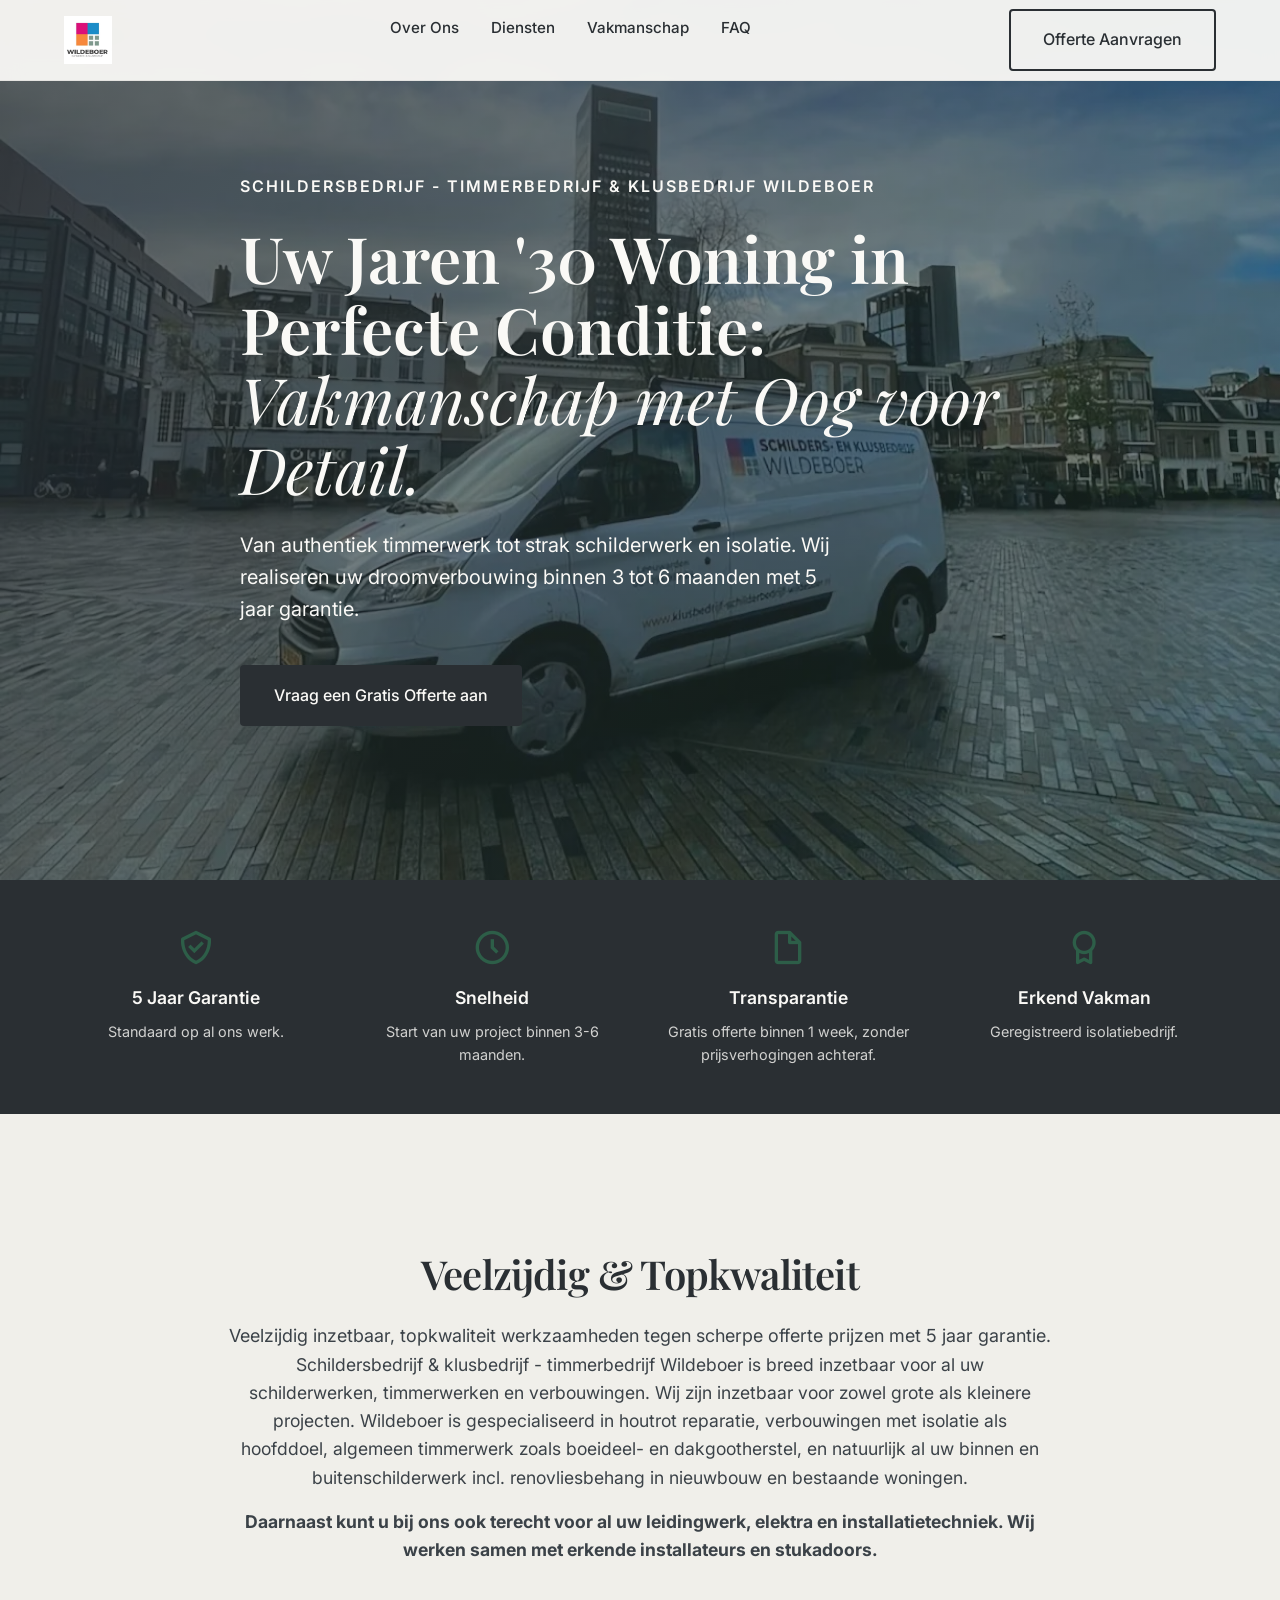
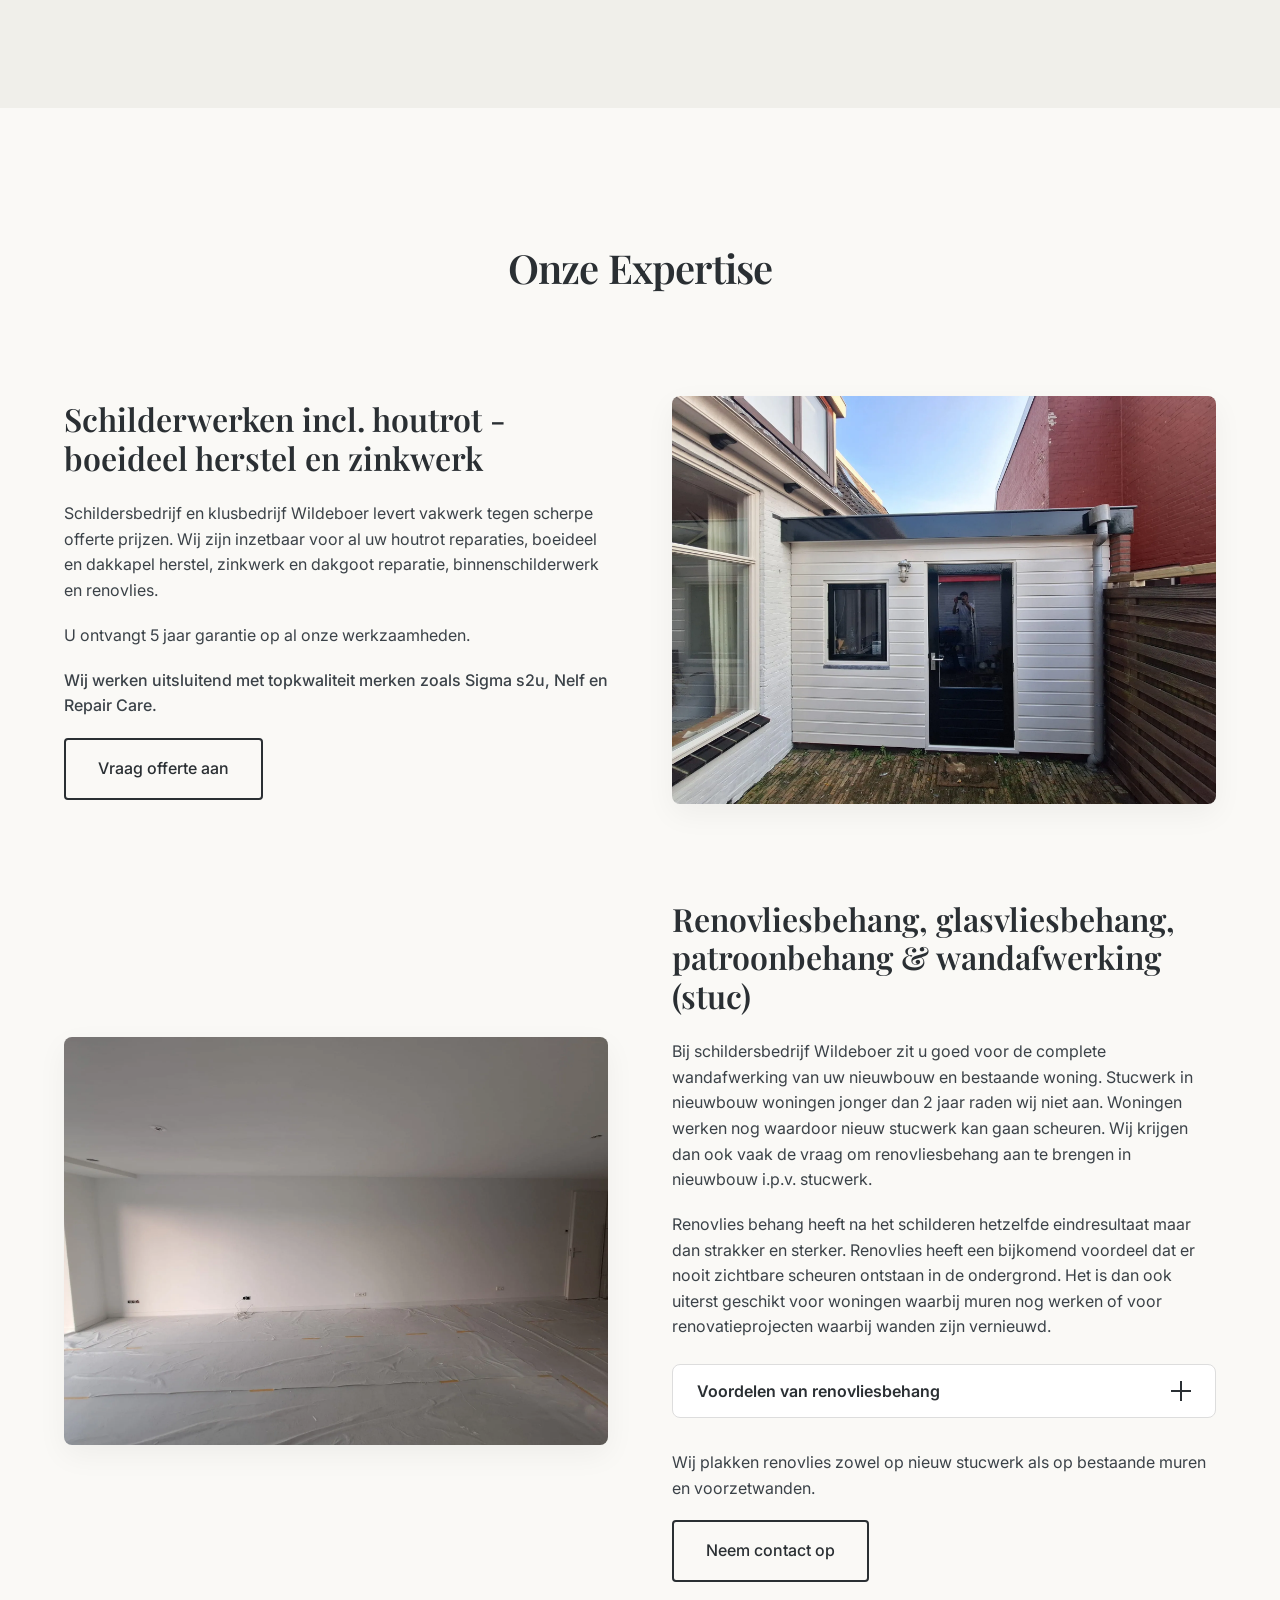
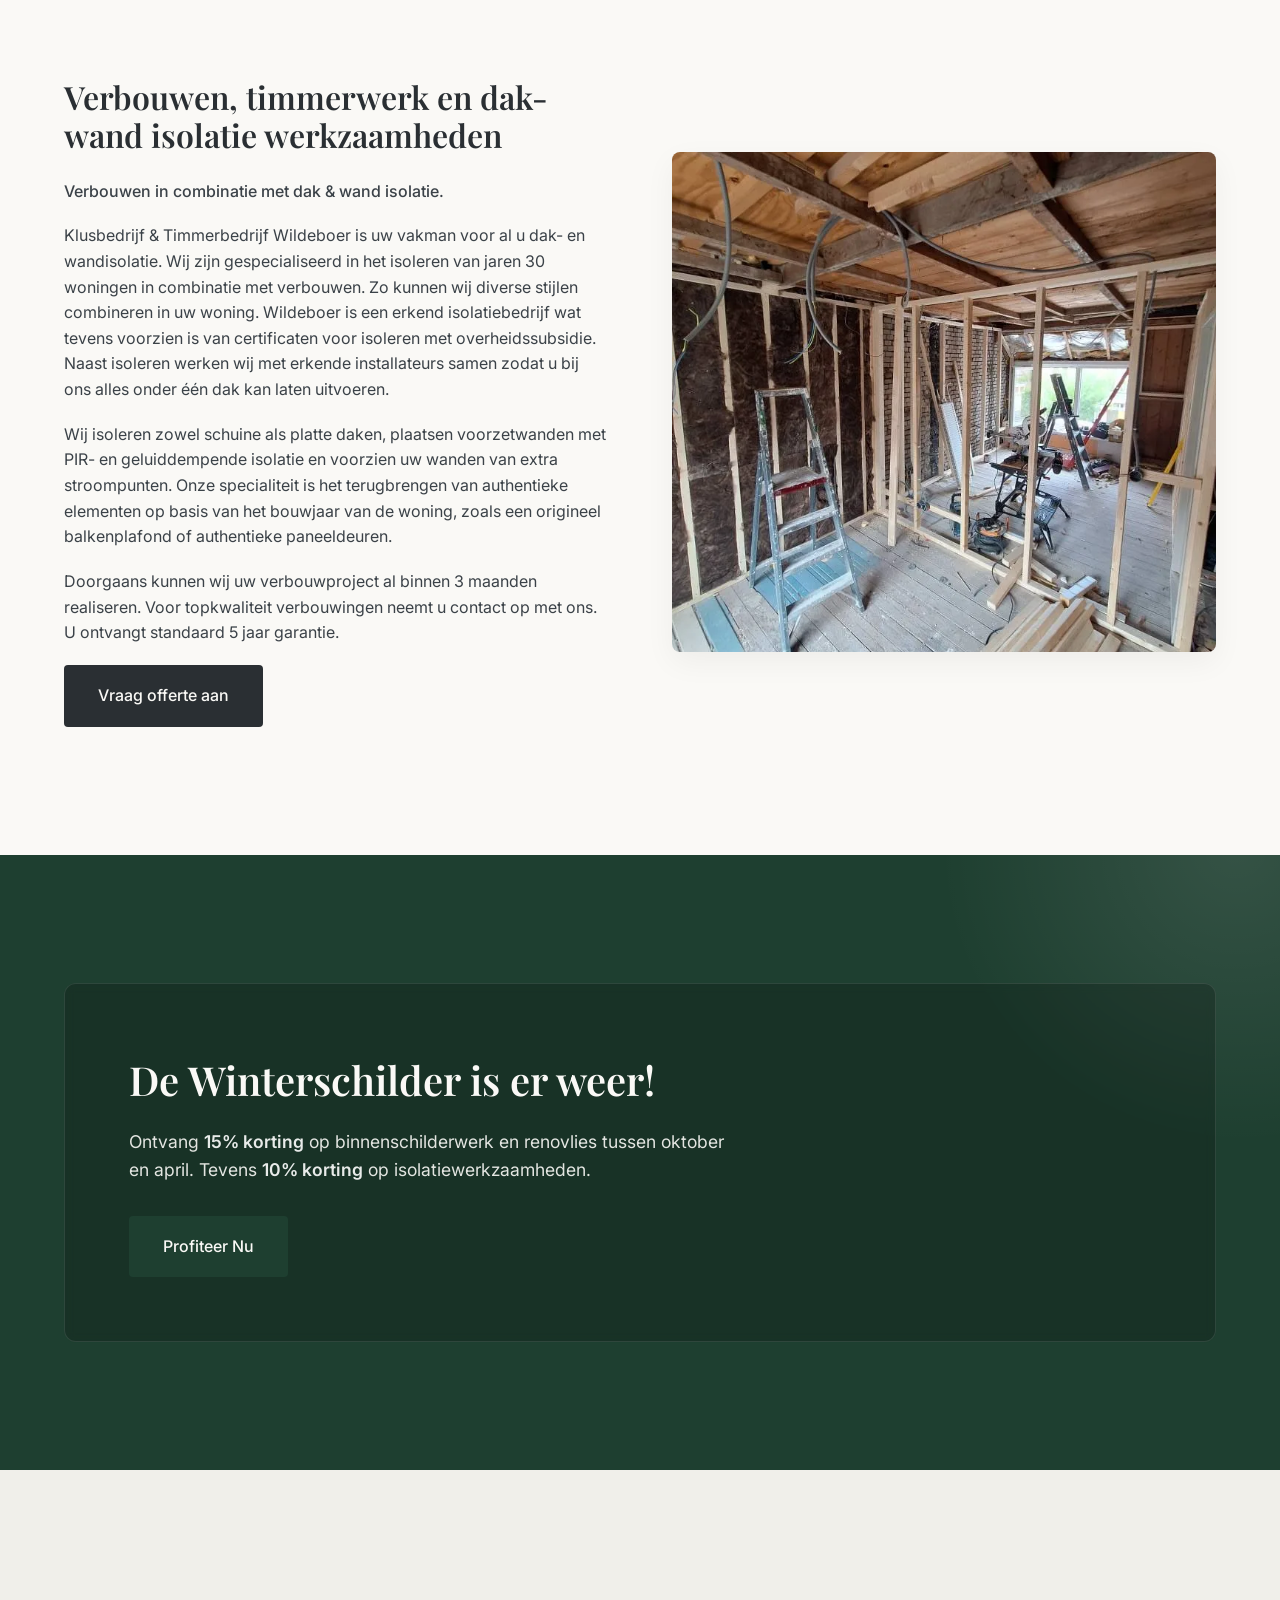
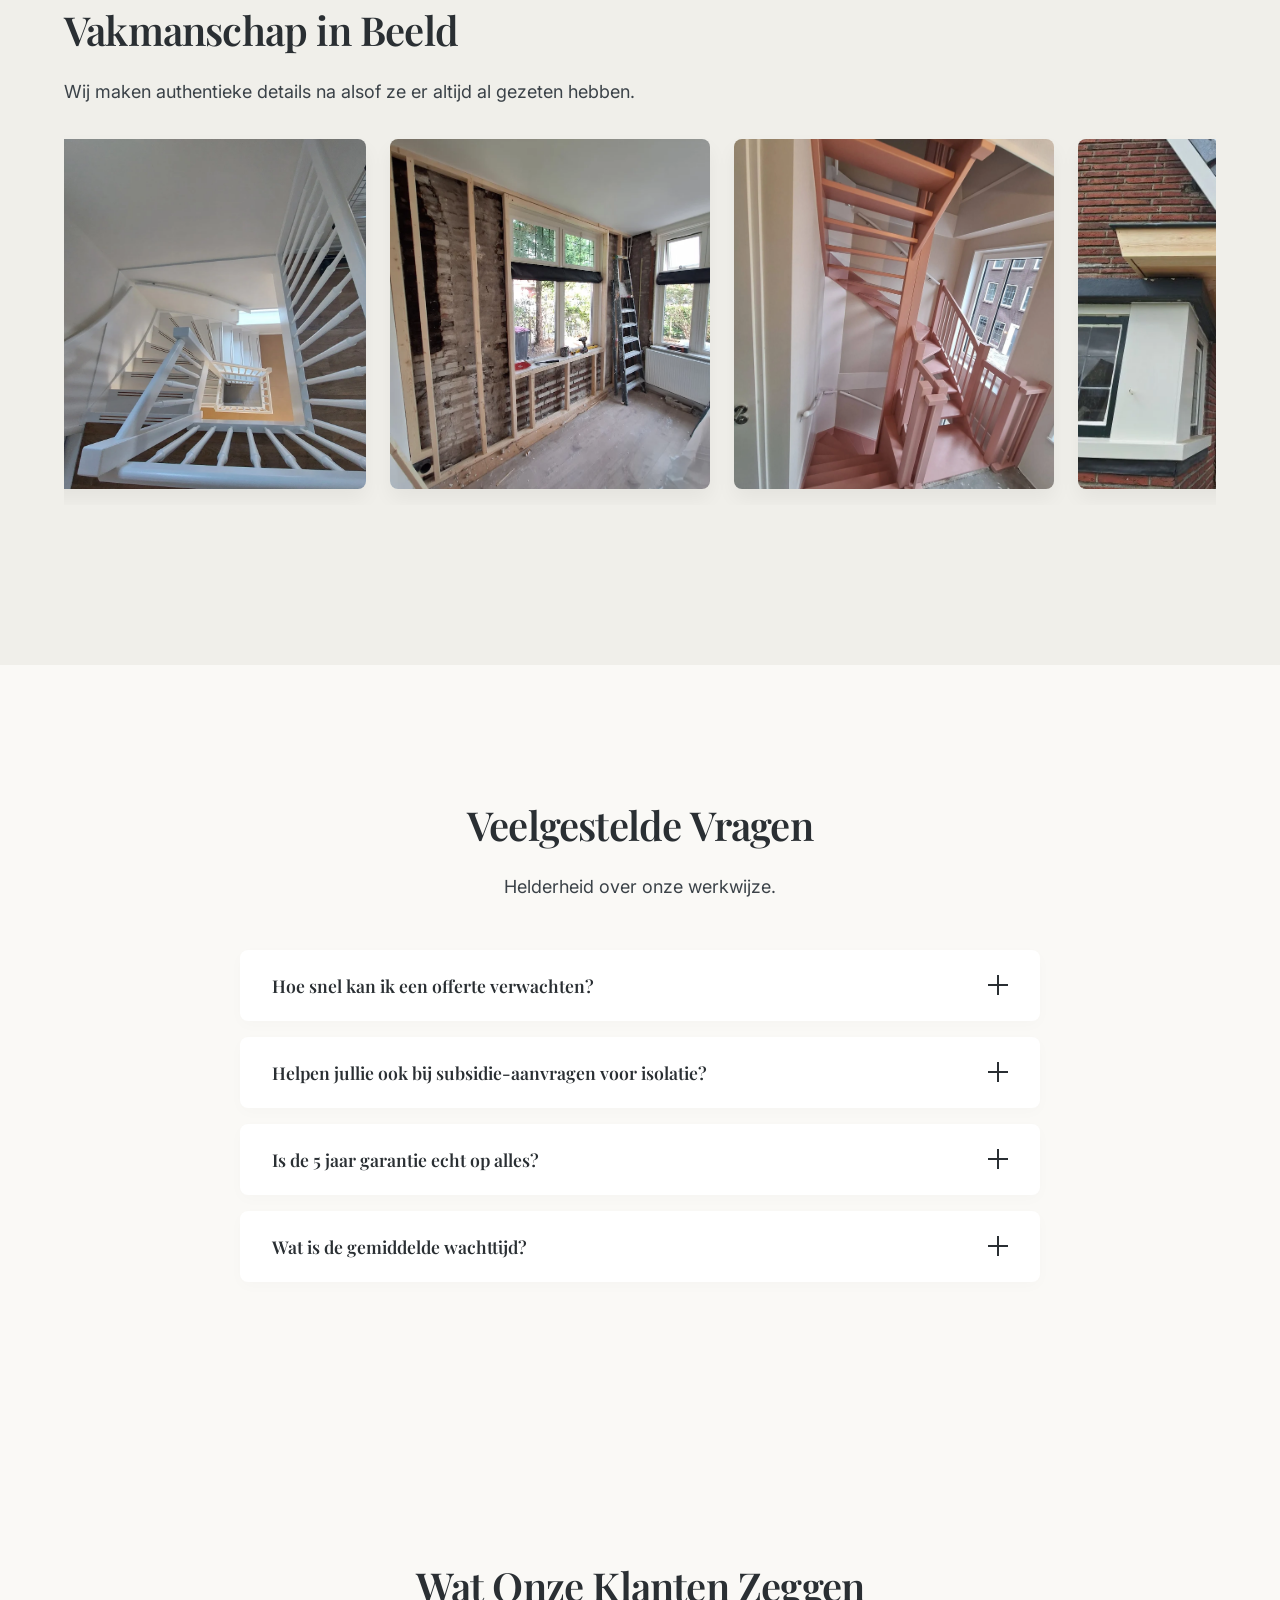
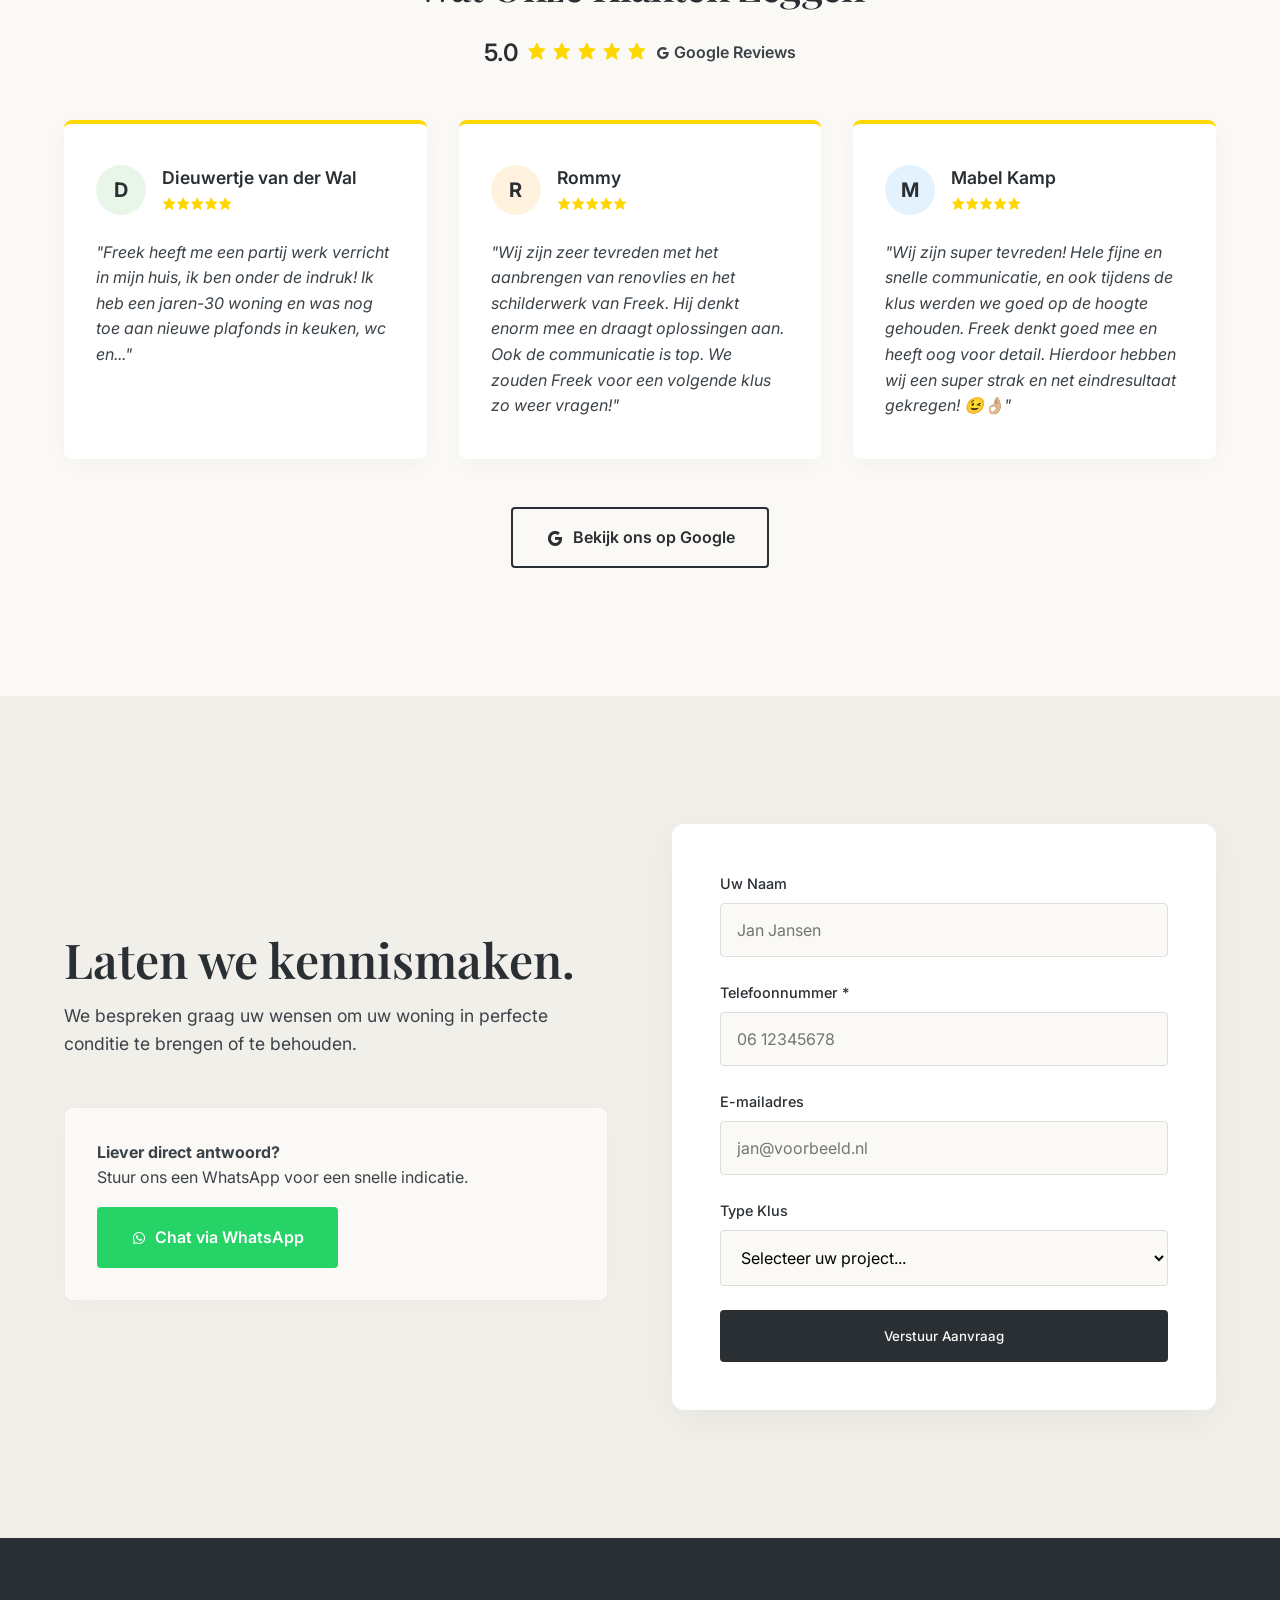
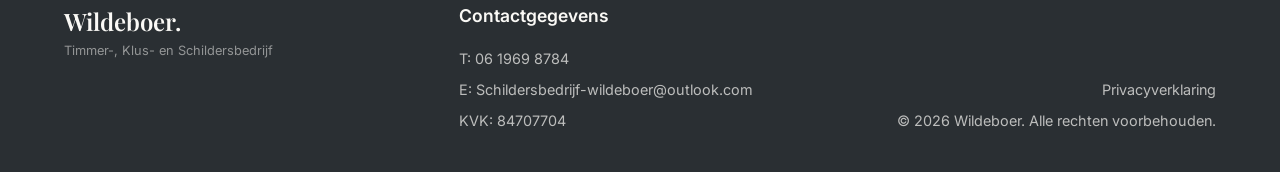
<file: index.html>
<!DOCTYPE html>
<html lang="nl">

<head>
    <meta charset="UTF-8">
    <meta name="viewport" content="width=device-width, initial-scale=1.0">
    <title>Timmer-, Klus- en Schildersbedrijf Wildeboer - Vakmanschap & Ontzorging</title>
    <meta name="description"
        content="Specialist in jaren '30 woningen. Van authentiek timmerwerk tot strak schilderwerk en isolatie. Vraag direct een gratis offerte aan.">

    <!-- Google Fonts -->
    <link rel="preconnect" href="https://fonts.googleapis.com">
    <link rel="preconnect" href="https://fonts.gstatic.com" crossorigin>
    <link
        href="https://fonts.googleapis.com/css2?family=Inter:wght@300;400;500;600&family=Playfair+Display:ital,wght@0,400;0,600;0,700;1,400&display=swap"
        rel="stylesheet">

    <!-- BoxIcons -->
    <link href='https://unpkg.com/boxicons@2.1.4/css/boxicons.min.css' rel='stylesheet'>

    <!-- Custom CSS -->
    <link rel="stylesheet" href="styles.css">
</head>

<body>

    <!-- Navigation -->
    <nav class="navbar" id="navbar">
        <div class="container nav-container">
            <div class="logo">
                <a href="#"><img src="public/logo.webp" alt="Wildeboer Logo" class="brand-logo"></a>
            </div>
            <ul class="nav-links">
                <li><a href="#over">Over Ons</a></li>
                <li><a href="#diensten">Diensten</a></li>
                <li><a href="#galerij">Vakmanschap</a></li>
                <li><a href="#faq">FAQ</a></li>
            </ul>
            <a href="#contact" class="btn btn-outline">Offerte Aanvragen</a>
        </div>
    </nav>

    <!-- Hero Section -->
    <header class="hero">
        <div class="hero-overlay"></div>
        <div class="container hero-content">
            <span class="company-pre-title fade-up">Schildersbedrijf - Timmerbedrijf & Klusbedrijf Wildeboer</span>
            <h1 class="hero-title fade-up delay-1">Uw Jaren '30 Woning in<br>Perfecte Conditie:<br><em>Vakmanschap met
                    Oog voor
                    Detail.</em></h1>
            <p class="hero-subtitle fade-up delay-1">Van authentiek timmerwerk tot strak schilderwerk en isolatie. Wij
                realiseren uw droomverbouwing binnen 3 tot 6 maanden met 5 jaar garantie.</p>
            <div class="hero-cta fade-up delay-2">
                <a href="#contact" class="btn btn-primary">Vraag een Gratis Offerte aan</a>
            </div>
        </div>
    </header>

    <!-- Trust Bar (Garanties) -->
    <section class="trust-bar">
        <div class="container">
            <div class="trust-grid">
                <div class="trust-item">
                    <i class='bx bx-check-shield'></i>
                    <h4>5 Jaar Garantie</h4>
                    <p>Standaard op al ons werk.</p>
                </div>
                <div class="trust-item">
                    <i class='bx bx-time-five'></i>
                    <h4>Snelheid</h4>
                    <p>Start van uw project binnen 3-6 maanden.</p>
                </div>
                <div class="trust-item">
                    <i class='bx bx-file-blank'></i>
                    <h4>Transparantie</h4>
                    <p>Gratis offerte binnen 1 week, zonder prijsverhogingen achteraf.</p>
                </div>
                <div class="trust-item">
                    <i class='bx bx-award'></i>
                    <h4>Erkend Vakman</h4>
                    <p>Geregistreerd isolatiebedrijf.</p>
                </div>
            </div>
        </div>
    </section>

    <!-- Over Ons / Intro -->
    <section id="over" class="section-padding bg-light">
        <div class="container">
            <div class="section-header text-center fade-up">
                <h2>Veelzijdig & Topkwaliteit</h2>
                <p>Veelzijdig inzetbaar, topkwaliteit werkzaamheden tegen scherpe offerte prijzen met 5 jaar garantie.
                </p>
            </div>
            <div class="intro-text text-center fade-up delay-1">
                <p>Schildersbedrijf & klusbedrijf - timmerbedrijf Wildeboer is breed inzetbaar voor al uw
                    schilderwerken, timmerwerken en verbouwingen. Wij zijn inzetbaar voor zowel grote als kleinere
                    projecten. Wildeboer is gespecialiseerd in houtrot reparatie, verbouwingen met isolatie als
                    hoofddoel, algemeen timmerwerk zoals boeideel- en dakgootherstel, en natuurlijk al uw binnen en
                    buitenschilderwerk incl. renovliesbehang in nieuwbouw en bestaande woningen.</p>
                <p><strong>Daarnaast kunt u bij ons ook terecht voor al uw leidingwerk, elektra en installatietechniek.
                        Wij werken samen met erkende installateurs en stukadoors.</strong></p>
            </div>
        </div>
    </section>

    <!-- Uitgelichte Diensten / Pagina's -->
    <section id="diensten" class="services section-padding">
        <div class="container">
            <div class="section-header text-center fade-up">
                <h2>Onze Expertise</h2>
            </div>

            <!-- Dienst 1 -->
            <div class="service-row fade-up delay-1">
                <div class="service-img-col">
                    <img src="public/schilder.webp" alt="Schilderwerken en houtrot herstel">
                </div>
                <div class="service-content-col">
                    <h3>Schilderwerken incl. houtrot - boeideel herstel en zinkwerk</h3>
                    <p>Schildersbedrijf en klusbedrijf Wildeboer levert vakwerk tegen scherpe offerte prijzen. Wij zijn
                        inzetbaar voor al uw houtrot reparaties, boeideel en dakkapel herstel, zinkwerk en dakgoot
                        reparatie, binnenschilderwerk en renovlies.</p>
                    <p>U ontvangt 5 jaar garantie op al onze werkzaamheden.</p>
                    <p class="text-lead">Wij werken uitsluitend met topkwaliteit merken zoals Sigma s2u, Nelf en Repair
                        Care.</p>
                    <a href="#contact" class="btn btn-outline">Vraag offerte aan</a>
                </div>
            </div>

            <!-- Dienst 2 -->
            <div class="service-row fade-up delay-1">
                <div class="service-img-col">
                    <img src="public/behang.webp" alt="Renovliesbehang en wandafwerking">
                </div>
                <div class="service-content-col">
                    <h3>Renovliesbehang, glasvliesbehang, patroonbehang & wandafwerking (stuc)</h3>
                    <p>Bij schildersbedrijf Wildeboer zit u goed voor de complete wandafwerking van uw nieuwbouw en
                        bestaande woning. Stucwerk in nieuwbouw woningen jonger dan 2 jaar raden wij niet aan. Woningen
                        werken nog waardoor nieuw stucwerk kan gaan scheuren. Wij krijgen dan ook vaak de vraag om
                        renovliesbehang aan te brengen in nieuwbouw i.p.v. stucwerk.</p>
                    <p>Renovlies behang heeft na het schilderen hetzelfde eindresultaat maar dan strakker en sterker.
                        Renovlies heeft een bijkomend voordeel dat er nooit zichtbare scheuren ontstaan in de
                        ondergrond. Het is dan ook uiterst geschikt voor woningen waarbij muren nog werken of voor
                        renovatieprojecten waarbij wanden zijn vernieuwd.</p>

                    <div class="faq-container" style="margin: 1.5rem 0 2rem 0; max-width: 100%;">
                        <div class="accordion-item" style="box-shadow: none; border: 1px solid #ddd;">
                            <button class="accordion-button" aria-expanded="false" type="button"
                                style="padding: 1rem 1.5rem;">
                                <span class="accordion-title"
                                    style="font-family: var(--font-body); font-size: 1rem;">Voordelen van
                                    renovliesbehang</span>
                                <span class="icon" aria-hidden="true"></span>
                            </button>
                            <div class="accordion-content" style="padding: 0 1.5rem;">
                                <ul style="margin-top: 1rem;">
                                    <li>Geen vocht in de woning, daardoor een droogtijd van slechts 8 uur.</li>
                                    <li>Scheurbestendig (scheurt nooit).</li>
                                    <li>Geen zichtbare naden of scheuren meer in de muur of in pleisterwerk.</li>
                                    <li>Makkelijk te herstellen na een beschadiging met plamuur.</li>
                                    <li>In 1 keer dekkend met lichte kleuren latex.</li>
                                    <li>Geen krassen door bijvoorbeeld het verschuiven van een kast.</li>
                                    <li>Super strakke eindafwerking (gladder dan stucwerk).</li>
                                </ul>
                            </div>
                        </div>
                    </div>
                    <p>Wij plakken renovlies zowel op nieuw stucwerk als op bestaande muren en voorzetwanden.</p>
                    <a href="#contact" class="btn btn-outline">Neem contact op</a>
                </div>
            </div>

            <!-- Dienst 3 -->
            <div class="service-row fade-up delay-1">
                <div class="service-img-col">
                    <img src="public/verbouwen.webp" alt="Isolatie en verbouwingen">
                </div>
                <div class="service-content-col">
                    <h3>Verbouwen, timmerwerk en dak-wand isolatie werkzaamheden</h3>
                    <p class="text-lead">Verbouwen in combinatie met dak & wand isolatie.</p>
                    <p>Klusbedrijf & Timmerbedrijf Wildeboer is uw vakman voor al u dak- en wandisolatie. Wij zijn
                        gespecialiseerd in het isoleren van jaren 30 woningen in combinatie met verbouwen. Zo kunnen wij
                        diverse stijlen combineren in uw woning. Wildeboer is een erkend isolatiebedrijf wat tevens
                        voorzien is van certificaten voor isoleren met overheidssubsidie. Naast isoleren werken wij met
                        erkende installateurs samen zodat u bij ons alles onder één dak kan laten uitvoeren.</p>

                    <p>Wij isoleren zowel schuine als platte daken, plaatsen voorzetwanden met PIR- en geluiddempende
                        isolatie en voorzien uw wanden van extra stroompunten. Onze specialiteit is het terugbrengen van
                        authentieke elementen op basis van het bouwjaar van de woning, zoals een origineel balkenplafond
                        of authentieke paneeldeuren.</p>

                    <p>Doorgaans kunnen wij uw verbouwproject al binnen 3 maanden realiseren. Voor topkwaliteit
                        verbouwingen neemt u contact op met ons. U ontvangt standaard 5 jaar garantie.</p>
                    <a href="#contact" class="btn btn-primary">Vraag offerte aan</a>
                </div>
            </div>

        </div>
    </section>

    <!-- Actie Sectie (Winter) -->
    <section class="action-section section-padding">
        <div class="container">
            <div class="action-box fade-up">
                <div class="action-content">
                    <h2>De Winterschilder is er weer!</h2>
                    <p>Ontvang <strong>15% korting</strong> op binnenschilderwerk en renovlies tussen oktober en april.
                        Tevens <strong>10% korting</strong> op isolatiewerkzaamheden.</p>
                    <a href="#contact" class="btn btn-accent">Profiteer Nu</a>
                </div>
            </div>
        </div>
    </section>

    <!-- Vakmanschap in Beeld (Galerij) -->
    <section id="galerij" class="gallery section-padding bg-light">
        <div class="container">
            <div class="section-header fade-up">
                <h2>Vakmanschap in Beeld</h2>
                <p>Wij maken authentieke details na alsof ze er altijd al gezeten hebben.</p>
            </div>

            <div class="gallery-scroll-wrapper fade-up delay-1">
                <div class="gallery-track" id="gallery-track">
                    <div class="gallery-item-scroll"><img src="public/galerij/2023-12-11.webp" alt="Vakmanschap"></div>
                    <div class="gallery-item-scroll"><img src="public/galerij/2025-05-21.webp" alt="Vakmanschap"></div>
                    <div class="gallery-item-scroll"><img
                            src="public/galerij/2969e4f5efc04c82764f0548dc1bca065c214e41_622378070_1370829984820311_550269594335940791_n.webp"
                            alt="Vakmanschap"></div>
                    <div class="gallery-item-scroll"><img
                            src="public/galerij/3da3ef2c6388b2d520e210688ff3aa0e5566ee4f_536274875_1242190627684248_6477331204002444916_n.webp"
                            alt="Vakmanschap"></div>
                    <div class="gallery-item-scroll"><img
                            src="public/galerij/6c0e7e4a0b7863a99d6df5c3c0fe20221ad5ee70_500057623_715342874507463_880907595598804415_n-1.webp"
                            alt="Vakmanschap"></div>
                    <div class="gallery-item-scroll"><img
                            src="public/galerij/84518576f1c5fbc5cb55c41ae8aa1efa3a760300_518372218_2104583430025450_6664599407748570004_n.webp"
                            alt="Vakmanschap"></div>
                    <div class="gallery-item-scroll"><img
                            src="public/galerij/9320b345bdc443e3f5bfd09d3368fd636d5f6952_626847438_1376461917590451_5751191785182879656_n.webp"
                            alt="Vakmanschap"></div>
                    <div class="gallery-item-scroll"><img
                            src="public/galerij/9d8108e0ec24d55cd69d2acc6f81bb6397546c82_468072450_1929783290838799_5565760165846036974_n.webp"
                            alt="Vakmanschap"></div>
                    <div class="gallery-item-scroll"><img
                            src="public/galerij/a03a871444f5615c6b93b7f42ba0a66c335daa9e_518378402_2108601496290310_5744561902855452191_n.webp"
                            alt="Vakmanschap"></div>
                    <div class="gallery-item-scroll"><img
                            src="public/galerij/a2caf79dcb56c77020c9ef09a3e2973cba770d6a_499969141_715342921174125_8133634785773938525_n.webp"
                            alt="Vakmanschap"></div>
                    <div class="gallery-item-scroll"><img
                            src="public/galerij/afff5326396483656e970338951a4bb50242ad9d_566217309_1290216639548313_3562197488886099155_n.webp"
                            alt="Vakmanschap"></div>
                </div>
            </div>
        </div>
    </section>

    <!-- FAQ Sectie -->
    <section id="faq" class="faq section-padding">
        <div class="container">
            <div class="section-header text-center fade-up">
                <h2>Veelgestelde Vragen</h2>
                <p>Helderheid over onze werkwijze.</p>
            </div>

            <div class="faq-container fade-up delay-1">
                <div class="accordion-item">
                    <button class="accordion-button" aria-expanded="false">
                        <span class="accordion-title">Hoe snel kan ik een offerte verwachten?</span>
                        <span class="icon" aria-hidden="true"></span>
                    </button>
                    <div class="accordion-content">
                        <p>Binnen 1 week na opname van de locatie sturen wij u een uitgebreide en transparante offerte
                            toe.</p>
                    </div>
                </div>

                <div class="accordion-item">
                    <button class="accordion-button" aria-expanded="false">
                        <span class="accordion-title">Helpen jullie ook bij subsidie-aanvragen voor isolatie?</span>
                        <span class="icon" aria-hidden="true"></span>
                    </button>
                    <div class="accordion-content">
                        <p>Ja, als erkend isolatiebedrijf begeleiden wij dit proces en zorgen we dat u soepel in
                            aanmerking komt voor de juiste subsidies.</p>
                    </div>
                </div>

                <div class="accordion-item">
                    <button class="accordion-button" aria-expanded="false">
                        <span class="accordion-title">Is de 5 jaar garantie echt op alles?</span>
                        <span class="icon" aria-hidden="true"></span>
                    </button>
                    <div class="accordion-content">
                        <p>Ja, u krijgt standaard 5 jaar garantie op al ons timmer-, schilder- en stucwerk. Inclusief
                            isolatie en installaties.</p>
                    </div>
                </div>

                <div class="accordion-item">
                    <button class="accordion-button" aria-expanded="false">
                        <span class="accordion-title">Wat is de gemiddelde wachttijd?</span>
                        <span class="icon" aria-hidden="true"></span>
                    </button>
                    <div class="accordion-content">
                        <p>Doorgaans kunnen we projecten binnen 3 tot 6 maanden starten, afhankelijk van de complexiteit
                            en omvang van de werkzaamheden.</p>
                    </div>
                </div>
            </div>
        </div>
    </section>

    <!-- Google Reviews Sectie -->
    <section id="reviews" class="reviews section-padding">
        <div class="container">
            <div class="section-header text-center fade-up">
                <h2>Wat Onze Klanten Zeggen</h2>
                <div class="google-rating">
                    <span class="score">5.0</span>
                    <div class="stars">
                        <i class='bx bxs-star'></i>
                        <i class='bx bxs-star'></i>
                        <i class='bx bxs-star'></i>
                        <i class='bx bxs-star'></i>
                        <i class='bx bxs-star'></i>
                    </div>
                    <span class="google-logo"><i class='bx bxl-google'></i> Google Reviews</span>
                </div>
            </div>

            <div class="reviews-grid fade-up delay-1">
                <div class="review-card">
                    <div class="review-header">
                        <div class="user-avatar" style="background-color: #e8f5e9;">D</div>
                        <div class="user-info">
                            <h4>Dieuwertje van der Wal</h4>
                            <div class="stars"><i class='bx bxs-star'></i><i class='bx bxs-star'></i><i
                                    class='bx bxs-star'></i><i class='bx bxs-star'></i><i class='bx bxs-star'></i></div>
                        </div>
                    </div>
                    <p class="review-text">"Freek heeft me een partij werk verricht in mijn huis, ik ben onder de
                        indruk! Ik heb een jaren-30 woning en was nog toe aan nieuwe plafonds in keuken, wc en..."</p>
                </div>

                <div class="review-card">
                    <div class="review-header">
                        <div class="user-avatar" style="background-color: #fff3e0;">R</div>
                        <div class="user-info">
                            <h4>Rommy</h4>
                            <div class="stars"><i class='bx bxs-star'></i><i class='bx bxs-star'></i><i
                                    class='bx bxs-star'></i><i class='bx bxs-star'></i><i class='bx bxs-star'></i></div>
                        </div>
                    </div>
                    <p class="review-text">"Wij zijn zeer tevreden met het aanbrengen van renovlies en het schilderwerk
                        van Freek. Hij denkt enorm mee en draagt oplossingen aan. Ook de communicatie is top. We zouden
                        Freek voor een volgende klus zo weer vragen!"</p>
                </div>

                <div class="review-card">
                    <div class="review-header">
                        <div class="user-avatar" style="background-color: #e3f2fd;">M</div>
                        <div class="user-info">
                            <h4>Mabel Kamp</h4>
                            <div class="stars"><i class='bx bxs-star'></i><i class='bx bxs-star'></i><i
                                    class='bx bxs-star'></i><i class='bx bxs-star'></i><i class='bx bxs-star'></i></div>
                        </div>
                    </div>
                    <p class="review-text">"Wij zijn super tevreden! Hele fijne en snelle communicatie, en ook tijdens
                        de klus werden we goed op de hoogte gehouden. Freek denkt goed mee en heeft oog voor detail.
                        Hierdoor hebben wij een super strak en net eindresultaat gekregen! 😉👌🏼"</p>
                </div>
            </div>

            <div class="text-center fade-up delay-2" style="margin-top: 3rem;">
                <a href="https://share.google/yJSvNYlSm2DdjVs2G" target="_blank" rel="noopener noreferrer"
                    class="btn btn-outline"
                    style="display: inline-flex; align-items: center; gap: 0.5rem; font-weight: 600;">
                    <i class='bx bxl-google' style="font-size: 1.25rem;"></i> Bekijk ons op Google
                </a>
            </div>
        </div>
    </section>

    <!-- Contact Sectie -->
    <section id="contact" class="contact section-padding bg-light">
        <div class="container contact-wrapper">
            <div class="contact-info fade-up">
                <h2>Laten we kennismaken.</h2>
                <p>We bespreken graag uw wensen om uw woning in perfecte conditie te brengen of te behouden.</p>

                <div class="whatsapp-box">
                    <p><strong>Liever direct antwoord?</strong><br>Stuur ons een WhatsApp voor een snelle indicatie.</p>
                    <a href="https://wa.me/31619698784" target="_blank" class="btn btn-whatsapp">
                        <i class='bx bxl-whatsapp'></i> Chat via WhatsApp
                    </a>
                </div>
            </div>

            <div class="contact-form-container fade-up delay-1">
                <form class="contact-form" action="#" method="POST">
                    <div class="form-group">
                        <label for="name">Uw Naam</label>
                        <input type="text" id="name" name="name" required placeholder="Jan Jansen">
                    </div>
                    <div class="form-group">
                        <label for="phone">Telefoonnummer *</label>
                        <input type="tel" id="phone" name="phone" required placeholder="06 12345678">
                    </div>
                    <div class="form-group">
                        <label for="email">E-mailadres</label>
                        <input type="email" id="email" name="email" placeholder="jan@voorbeeld.nl">
                    </div>
                    <div class="form-group">
                        <label for="klus">Type Klus</label>
                        <select id="klus" name="klus">
                            <option value="">Selecteer uw project...</option>
                            <option value="Schilderwerk">Schilderwerk & Wandafwerking</option>
                            <option value="Timmerwerk">Timmerwerk & Renovatie</option>
                            <option value="Isolatie">Isolatie & Verduurzaming</option>
                            <option value="Meerdere">Combinatie / Meerdere diensten</option>
                        </select>
                    </div>
                    <button type="submit" class="btn btn-primary btn-block">Verstuur Aanvraag</button>
                </form>
            </div>
        </div>
    </section>

    <!-- Footer -->
    <footer class="footer">
        <div class="container">
            <div class="footer-content">
                <div class="footer-brand">
                    <h3>Wildeboer.</h3>
                    <p>Timmer-, Klus- en Schildersbedrijf</p>
                </div>
                <div class="footer-contact">
                    <h4>Contactgegevens</h4>
                    <p>T: <a href="tel:0619698784">06 1969 8784</a></p>
                    <p>E: <a
                            href="mailto:Schildersbedrijf-wildeboer@outlook.com">Schildersbedrijf-wildeboer@outlook.com</a>
                    </p>
                    <p>KVK: 84707704</p>
                </div>
                <div class="footer-links">
                    <p><a href="privacy.html">Privacyverklaring</a></p>
                    <p>&copy; <span id="year"></span> Wildeboer. Alle rechten voorbehouden.</p>
                </div>
            </div>
        </div>
    </footer>

    <!-- JavaScript -->
    <script src="script.js"></script>
</body>

</html>
</file>
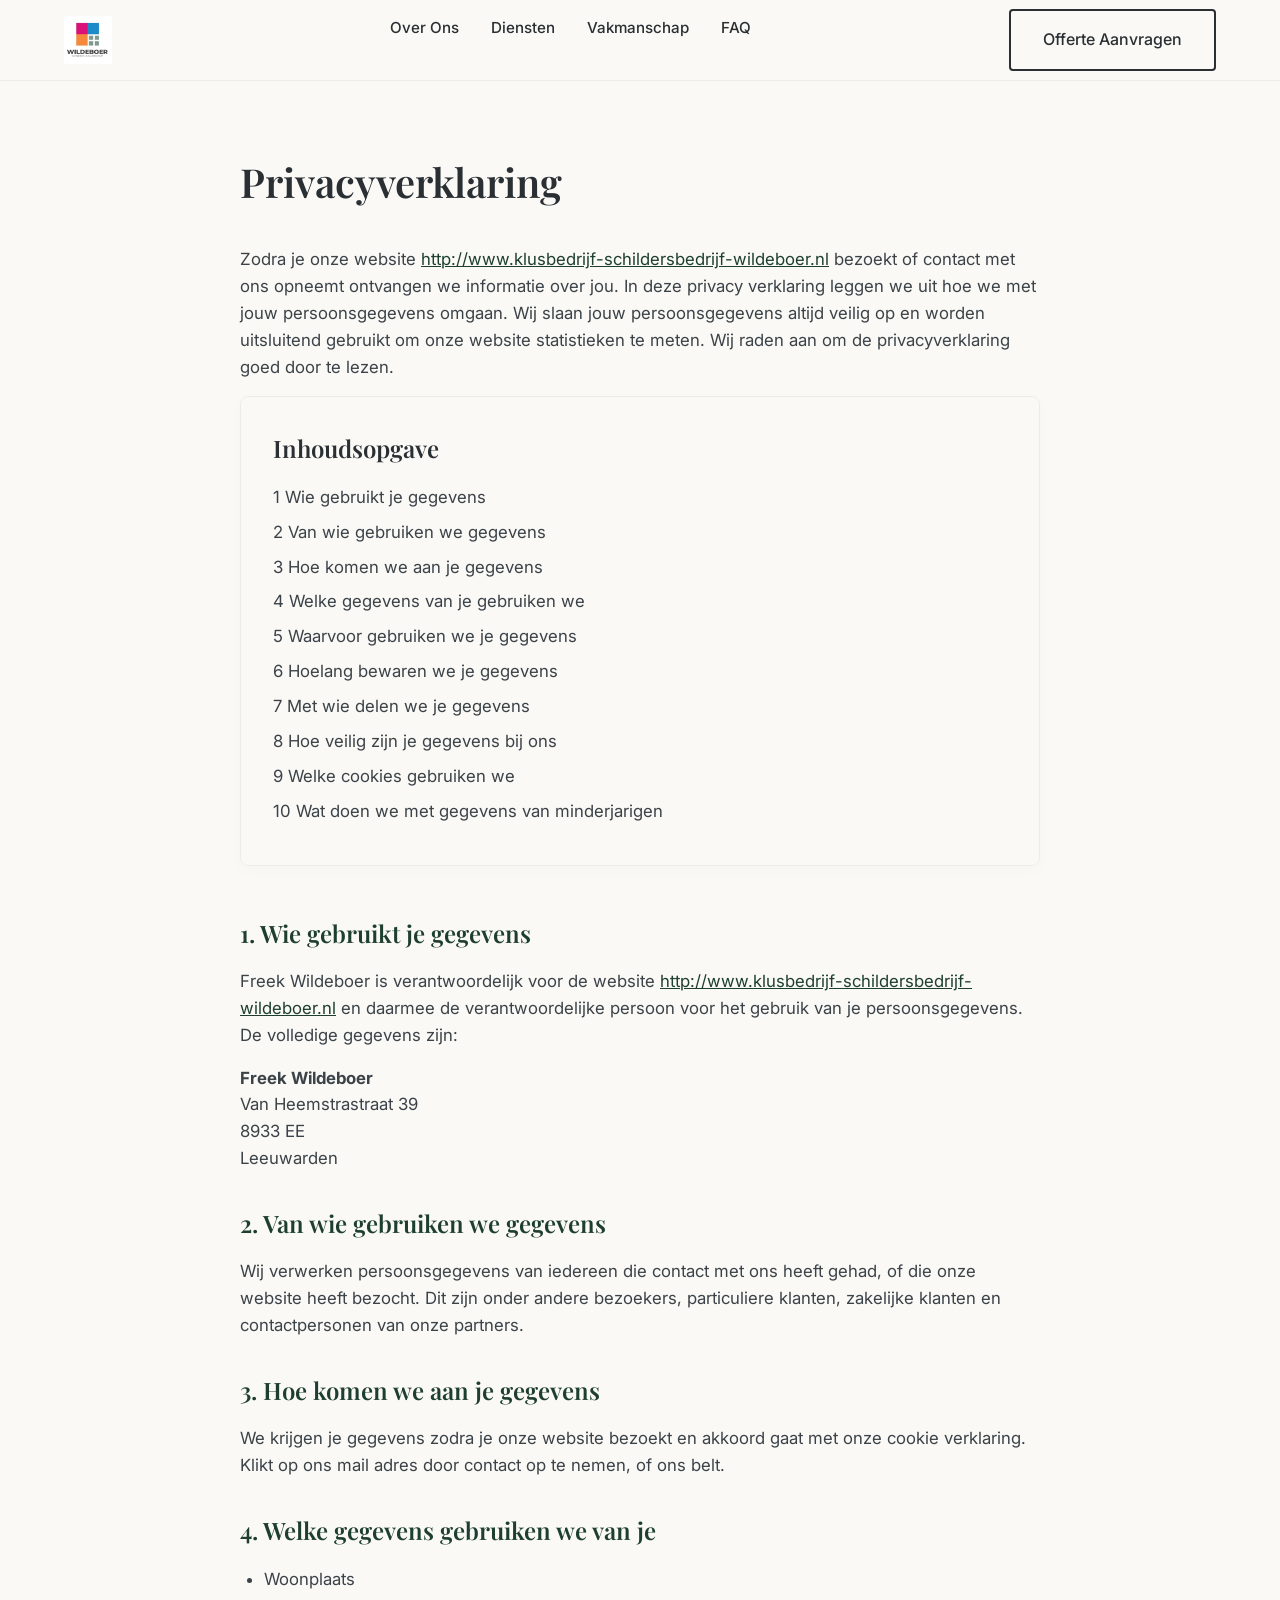
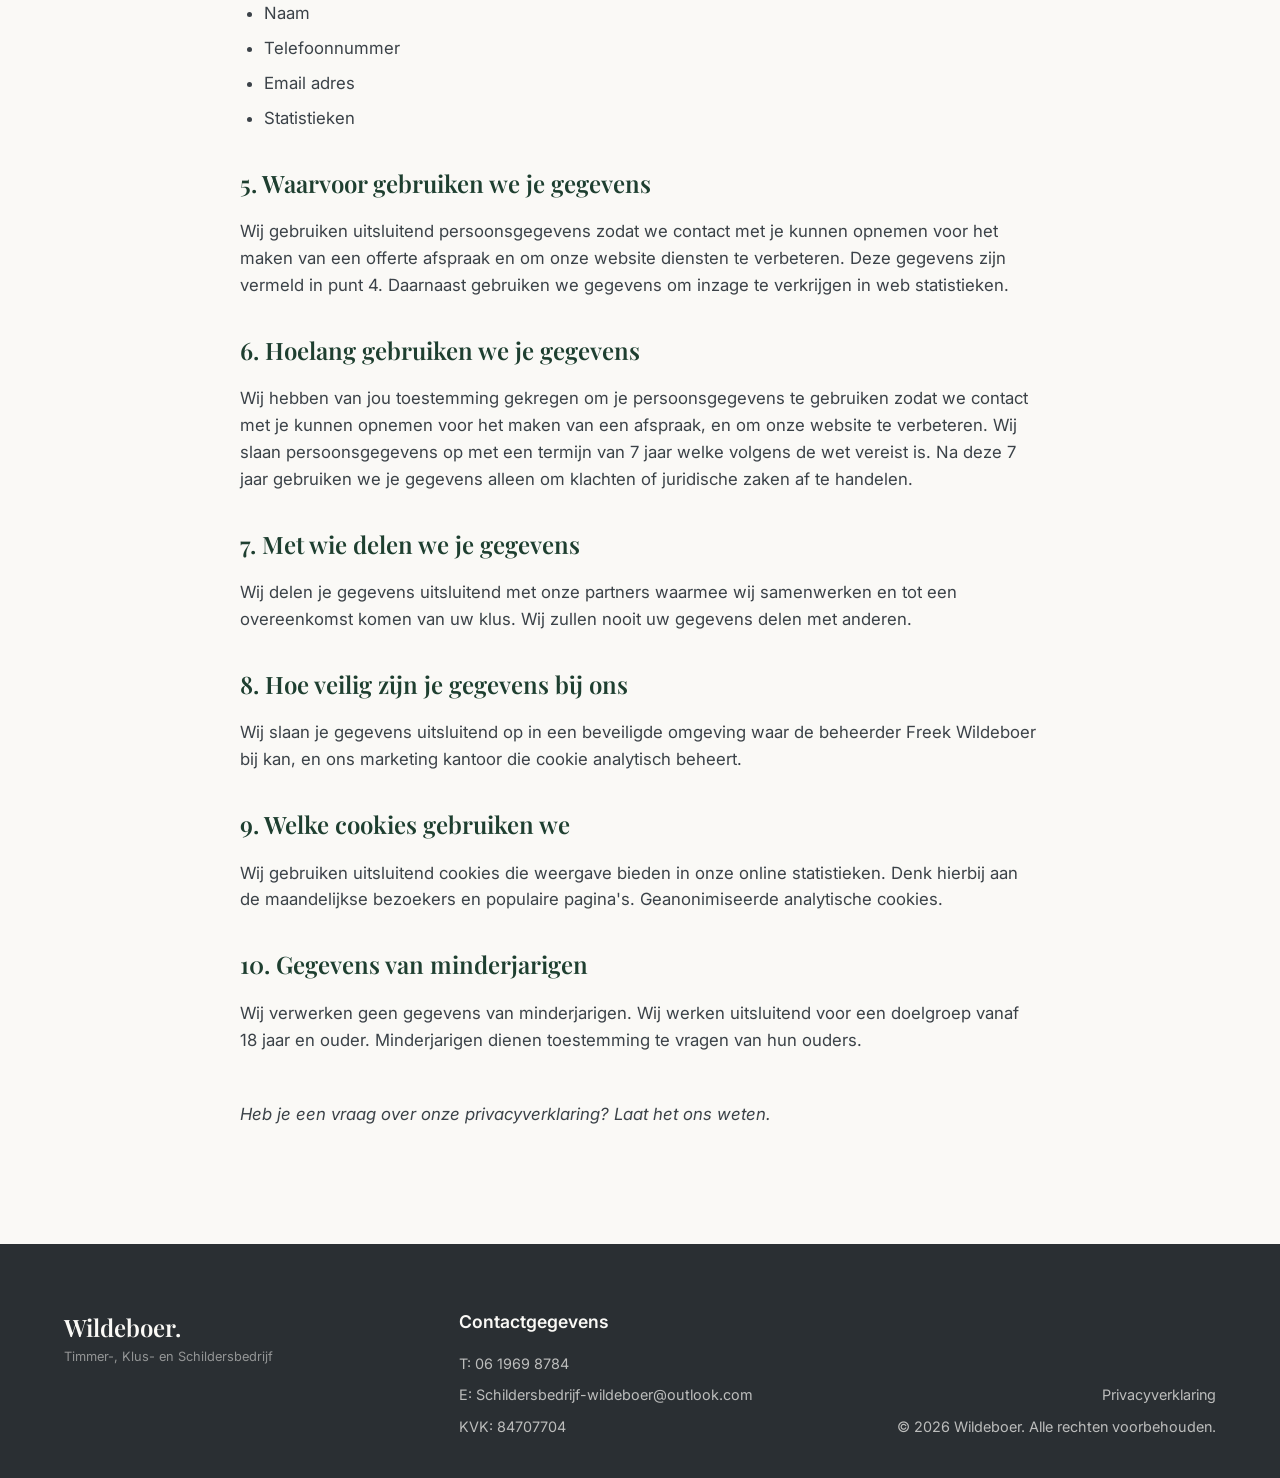
<file: privacy.html>
<!DOCTYPE html>
<html lang="nl">

<head>
    <meta charset="UTF-8">
    <meta name="viewport" content="width=device-width, initial-scale=1.0">
    <title>Privacyverklaring - Timmer-, Klus- en Schildersbedrijf Wildeboer</title>

    <!-- Google Fonts -->
    <link rel="preconnect" href="https://fonts.googleapis.com">
    <link rel="preconnect" href="https://fonts.gstatic.com" crossorigin>
    <link
        href="https://fonts.googleapis.com/css2?family=Inter:wght@300;400;500;600&family=Playfair+Display:ital,wght@0,400;0,600;0,700;1,400&display=swap"
        rel="stylesheet">

    <!-- BoxIcons -->
    <link href='https://unpkg.com/boxicons@2.1.4/css/boxicons.min.css' rel='stylesheet'>

    <!-- Custom CSS -->
    <link rel="stylesheet" href="styles.css">

    <style>
        .privacy-content {
            max-width: 800px;
            margin: 0 auto;
            padding-top: 150px;
            padding-bottom: 100px;
            min-height: 80vh;
        }

        .privacy-content h1 {
            font-size: 2.5rem;
            margin-bottom: 2rem;
            color: var(--anthracite);
        }

        .privacy-content h2 {
            font-size: 1.5rem;
            margin-top: 2rem;
            margin-bottom: 1rem;
            color: var(--painter-green);
            font-family: var(--font-heading);
        }

        .privacy-content p,
        .privacy-content ul {
            margin-bottom: 1rem;
            color: var(--text-color);
            font-size: 1.05rem;
        }

        .privacy-content ul {
            padding-left: 1.5rem;
        }

        .privacy-content a {
            color: var(--painter-green);
            text-decoration: underline;
        }

        .privacy-toc {
            background-color: var(--bg-light);
            padding: 2rem;
            border-radius: 8px;
            margin-bottom: 3rem;
            border: 1px solid rgba(0, 0, 0, 0.05);
            box-shadow: 0 5px 15px rgba(0, 0, 0, 0.02);
        }

        .privacy-toc h2 {
            margin-top: 0;
            color: var(--anthracite);
        }

        .privacy-toc ul {
            list-style: none;
            padding-left: 0;
            margin-bottom: 0;
        }

        .privacy-toc li {
            margin-bottom: 0.5rem;
        }

        .privacy-toc a {
            text-decoration: none;
            color: var(--text-color);
            transition: color var(--transition-smooth);
        }

        .privacy-toc a:hover {
            color: var(--painter-green);
            text-decoration: underline;
        }
    </style>
</head>

<body>

    <!-- Navigation -->
    <nav class="navbar" id="navbar">
        <div class="container nav-container">
            <div class="logo">
                <a href="index.html"><img src="public/logo.webp" alt="Wildeboer Logo" class="brand-logo"></a>
            </div>
            <ul class="nav-links">
                <li><a href="index.html#over">Over Ons</a></li>
                <li><a href="index.html#diensten">Diensten</a></li>
                <li><a href="index.html#galerij">Vakmanschap</a></li>
                <li><a href="index.html#faq">FAQ</a></li>
            </ul>
            <a href="index.html#contact" class="btn btn-outline">Offerte Aanvragen</a>
        </div>
    </nav>

    <!-- Privacy Content -->
    <section class="privacy-content container fade-up visible">
        <h1>Privacyverklaring</h1>

        <p>Zodra je onze website <a
                href="http://www.klusbedrijf-schildersbedrijf-wildeboer.nl">http://www.klusbedrijf-schildersbedrijf-wildeboer.nl</a>
            bezoekt of contact met ons opneemt ontvangen we informatie over jou. In deze privacy verklaring leggen we
            uit hoe we met jouw persoonsgegevens omgaan. Wij slaan jouw persoonsgegevens altijd veilig op en worden
            uitsluitend gebruikt om onze website statistieken te meten. Wij raden aan om de privacyverklaring goed door
            te lezen.</p>

        <div class="privacy-toc">
            <h2>Inhoudsopgave</h2>
            <ul>
                <li><a href="#punt-1">1 Wie gebruikt je gegevens</a></li>
                <li><a href="#punt-2">2 Van wie gebruiken we gegevens</a></li>
                <li><a href="#punt-3">3 Hoe komen we aan je gegevens</a></li>
                <li><a href="#punt-4">4 Welke gegevens van je gebruiken we</a></li>
                <li><a href="#punt-5">5 Waarvoor gebruiken we je gegevens</a></li>
                <li><a href="#punt-6">6 Hoelang bewaren we je gegevens</a></li>
                <li><a href="#punt-7">7 Met wie delen we je gegevens</a></li>
                <li><a href="#punt-8">8 Hoe veilig zijn je gegevens bij ons</a></li>
                <li><a href="#punt-9">9 Welke cookies gebruiken we</a></li>
                <li><a href="#punt-10">10 Wat doen we met gegevens van minderjarigen</a></li>
            </ul>
        </div>

        <h2 id="punt-1">1. Wie gebruikt je gegevens</h2>
        <p>Freek Wildeboer is verantwoordelijk voor de website <a
                href="http://www.klusbedrijf-schildersbedrijf-wildeboer.nl">http://www.klusbedrijf-schildersbedrijf-wildeboer.nl</a>
            en daarmee de verantwoordelijke persoon voor het gebruik van je persoonsgegevens. De volledige gegevens
            zijn:</p>
        <p>
            <strong>Freek Wildeboer</strong><br>
            Van Heemstrastraat 39<br>
            8933 EE<br>
            Leeuwarden
        </p>

        <h2 id="punt-2">2. Van wie gebruiken we gegevens</h2>
        <p>Wij verwerken persoonsgegevens van iedereen die contact met ons heeft gehad, of die onze website heeft
            bezocht. Dit zijn onder andere bezoekers, particuliere klanten, zakelijke klanten en contactpersonen van
            onze partners.</p>

        <h2 id="punt-3">3. Hoe komen we aan je gegevens</h2>
        <p>We krijgen je gegevens zodra je onze website bezoekt en akkoord gaat met onze cookie verklaring. Klikt op ons
            mail adres door contact op te nemen, of ons belt.</p>

        <h2 id="punt-4">4. Welke gegevens gebruiken we van je</h2>
        <ul>
            <li>Woonplaats</li>
            <li>Naam</li>
            <li>Telefoonnummer</li>
            <li>Email adres</li>
            <li>Statistieken</li>
        </ul>

        <h2 id="punt-5">5. Waarvoor gebruiken we je gegevens</h2>
        <p>Wij gebruiken uitsluitend persoonsgegevens zodat we contact met je kunnen opnemen voor het maken van een
            offerte afspraak en om onze website diensten te verbeteren. Deze gegevens zijn vermeld in punt 4. Daarnaast
            gebruiken we gegevens om inzage te verkrijgen in web statistieken.</p>

        <h2 id="punt-6">6. Hoelang gebruiken we je gegevens</h2>
        <p>Wij hebben van jou toestemming gekregen om je persoonsgegevens te gebruiken zodat we contact met je kunnen
            opnemen voor het maken van een afspraak, en om onze website te verbeteren. Wij slaan persoonsgegevens op met
            een termijn van 7 jaar welke volgens de wet vereist is. Na deze 7 jaar gebruiken we je gegevens alleen om
            klachten of juridische zaken af te handelen.</p>

        <h2 id="punt-7">7. Met wie delen we je gegevens</h2>
        <p>Wij delen je gegevens uitsluitend met onze partners waarmee wij samenwerken en tot een overeenkomst komen van
            uw klus. Wij zullen nooit uw gegevens delen met anderen.</p>

        <h2 id="punt-8">8. Hoe veilig zijn je gegevens bij ons</h2>
        <p>Wij slaan je gegevens uitsluitend op in een beveiligde omgeving waar de beheerder Freek Wildeboer bij kan, en
            ons marketing kantoor die cookie analytisch beheert.</p>

        <h2 id="punt-9">9. Welke cookies gebruiken we</h2>
        <p>Wij gebruiken uitsluitend cookies die weergave bieden in onze online statistieken. Denk hierbij aan de
            maandelijkse bezoekers en populaire pagina's. Geanonimiseerde analytische cookies.</p>

        <h2 id="punt-10">10. Gegevens van minderjarigen</h2>
        <p>Wij verwerken geen gegevens van minderjarigen. Wij werken uitsluitend voor een doelgroep vanaf 18 jaar en
            ouder. Minderjarigen dienen toestemming te vragen van hun ouders.</p>

        <p style="margin-top: 3rem;"><em>Heb je een vraag over onze privacyverklaring? Laat het ons weten.</em></p>
    </section>

    <!-- Footer -->
    <footer class="footer">
        <div class="container">
            <div class="footer-content">
                <div class="footer-brand">
                    <h3>Wildeboer.</h3>
                    <p>Timmer-, Klus- en Schildersbedrijf</p>
                </div>
                <div class="footer-contact">
                    <h4>Contactgegevens</h4>
                    <p>T: <a href="tel:0619698784">06 1969 8784</a></p>
                    <p>E: <a
                            href="mailto:Schildersbedrijf-wildeboer@outlook.com">Schildersbedrijf-wildeboer@outlook.com</a>
                    </p>
                    <p>KVK: 84707704</p>
                </div>
                <div class="footer-links">
                    <p><a href="privacy.html">Privacyverklaring</a></p>
                    <p>&copy; <span id="year"></span> Wildeboer. Alle rechten voorbehouden.</p>
                </div>
            </div>
        </div>
    </footer>

    <!-- JavaScript -->
    <script src="script.js"></script>
</body>

</html>
</file>
<file: styles.css>
/* ======= VARIABLES ======= */
:root {
    /* Colors */
    --anthracite: #2A2F33;
    /* Diep antraciet */
    --off-white: #FAF9F6;
    /* Gebroken wit */
    --painter-green: #1E3F30;
    /* Schildersgroen */
    --green-light: #2c5a45;
    --text-color: #3B4248;
    /* Zachte variant voor leesbaarheid */
    --gray-bg: #F0EFEA;

    /* Fonts */
    --font-heading: 'Playfair Display', serif;
    --font-body: 'Inter', sans-serif;

    /* Spacing */
    --space-sm: 1rem;
    --space-md: 2rem;
    --space-lg: 4rem;
    --space-xl: 8rem;

    /* Transitions */
    --transition-smooth: 0.4s cubic-bezier(0.25, 0.8, 0.25, 1);
}

/* ======= RESET & BASE ======= */
* {
    margin: 0;
    padding: 0;
    box-sizing: border-box;
}

html {
    scroll-behavior: smooth;
}

body {
    font-family: var(--font-body);
    background-color: var(--off-white);
    color: var(--text-color);
    line-height: 1.6;
    overflow-x: hidden;
}

h1,
h2,
h3,
h4,
.hero-title,
.section-header h2 {
    font-family: var(--font-heading);
    color: var(--anthracite);
    font-weight: 600;
}

a {
    text-decoration: none;
    color: inherit;
    transition: var(--transition-smooth);
}

ul {
    padding-left: 20px;
    margin-bottom: 1rem;
}

ul li {
    margin-bottom: 0.5rem;
}

.container {
    width: 90%;
    max-width: 1200px;
    margin: 0 auto;
}

.section-padding {
    padding: var(--space-xl) 0;
}

.text-center {
    text-align: center;
}

.bg-light {
    background-color: var(--gray-bg);
}

/* Typography styles */
.section-header p {
    font-size: 1.125rem;
    color: var(--text-color);
    margin-top: 1rem;
}

.section-header h2 {
    font-size: 2.5rem;
    letter-spacing: -0.02em;
}

.text-lead {
    font-size: 1.2rem;
    font-weight: 500;
    margin-bottom: 1.5rem;
    color: var(--anthracite);
}

.intro-text p {
    margin-bottom: 1rem;
    font-size: 1.1rem;
}

.intro-text {
    max-width: 800px;
    margin: 0 auto;
}

/* ======= BUTTONS ======= */
.btn {
    display: inline-block;
    padding: 1rem 2rem;
    border-radius: 4px;
    font-weight: 500;
    cursor: pointer;
    font-family: var(--font-body);
    border: 2px solid transparent;
}

.btn-primary {
    background-color: var(--anthracite);
    color: var(--off-white);
}

.btn-primary:hover {
    background-color: var(--text-color);
    color: #fff;
    transform: translateY(-2px);
}

.btn-accent {
    background-color: var(--painter-green);
    color: var(--off-white);
}

.btn-accent:hover {
    background-color: var(--green-light);
    transform: translateY(-2px);
}

.btn-outline {
    border-color: var(--anthracite);
    color: var(--anthracite);
}

.btn-outline:hover {
    background-color: var(--anthracite);
    color: var(--off-white);
}

.btn-whatsapp {
    background-color: #25D366;
    /* Official WA green */
    color: #fff;
    display: inline-flex;
    align-items: center;
    gap: 0.5rem;
    font-weight: 600;
}

.btn-whatsapp:hover {
    background-color: #1EBE55;
    transform: translateY(-2px);
}

/* ======= NAVBAR ======= */
.navbar {
    position: fixed;
    top: 0;
    width: 100%;
    z-index: 1000;
    background-color: rgba(250, 249, 246, 0.95);
    backdrop-filter: blur(10px);
    transition: var(--transition-smooth);
    border-bottom: 1px solid rgba(0, 0, 0, 0.05);
}

.nav-container {
    display: flex;
    justify-content: space-between;
    align-items: center;
    height: 80px;
}

.logo a {
    font-family: var(--font-heading);
    font-size: 1.5rem;
    font-weight: 700;
    color: var(--anthracite);
    letter-spacing: -0.03em;
    display: flex;
    align-items: center;
}

.brand-logo {
    max-height: 48px;
    width: auto;
    object-fit: contain;
}

.nav-links {
    display: flex;
    list-style: none;
    gap: 2rem;
}

.nav-links a {
    font-weight: 500;
    color: var(--anthracite);
    font-size: 0.95rem;
    position: relative;
}

.nav-links a::after {
    content: '';
    position: absolute;
    width: 0%;
    height: 2px;
    bottom: -4px;
    left: 0;
    background-color: var(--painter-green);
    transition: var(--transition-smooth);
}

.nav-links a:hover::after {
    width: 100%;
}

/* ======= HERO ======= */
.hero {
    position: relative;
    height: 100vh;
    min-height: 700px;
    display: flex;
    align-items: center;
    background-image: url('public/hero.webp');
    background-size: cover;
    background-position: center;
    background-attachment: fixed;
}

.hero-overlay {
    position: absolute;
    top: 0;
    left: 0;
    width: 100%;
    height: 100%;
    background: linear-gradient(135deg, rgba(42, 47, 51, 0.8) 0%, rgba(30, 63, 48, 0.4) 100%);
}

.hero-content {
    position: relative;
    z-index: 2;
    color: var(--off-white);
    max-width: 800px;
}

.company-pre-title {
    display: block;
    font-size: 1rem;
    font-weight: 600;
    text-transform: uppercase;
    letter-spacing: 2px;
    margin-bottom: 1.5rem;
    color: var(--off-white);
    opacity: 0.8;
}

.hero-title {
    color: var(--off-white);
    font-size: 4rem;
    line-height: 1.1;
    margin-bottom: 1.5rem;
}

.hero-title em {
    color: var(--off-white);
    font-style: italic;
    font-weight: 400;
}

.hero-subtitle {
    font-size: 1.25rem;
    opacity: 0.9;
    margin-bottom: 2.5rem;
    max-width: 600px;
}

/* ======= TRUST BAR ======= */
.trust-bar {
    background-color: var(--anthracite);
    color: var(--off-white);
    padding: 3rem 0;
    position: relative;
    z-index: 10;
    margin-top: -20px;
}

.trust-grid {
    display: grid;
    grid-template-columns: repeat(4, 1fr);
    gap: 2rem;
    text-align: center;
}

.trust-item i {
    font-size: 2.5rem;
    color: var(--painter-green);
    margin-bottom: 1rem;
    filter: brightness(1.5);
    /* makes the green pop on dark background */
}

.trust-item h4 {
    color: var(--off-white);
    font-family: var(--font-body);
    font-weight: 600;
    margin-bottom: 0.5rem;
    font-size: 1.1rem;
}

.trust-item p {
    font-size: 0.9rem;
    opacity: 0.8;
}

/* ======= SERVICES ALTERNATING ROWS ======= */
.service-row {
    display: grid;
    grid-template-columns: 1fr 1fr;
    gap: 4rem;
    align-items: center;
    margin-top: 6rem;
}

.service-row:nth-child(even) .service-content-col {
    order: 1;
}

.service-row:nth-child(even) .service-img-col {
    order: 2;
}

.service-img-col {
    border-radius: 8px;
    overflow: hidden;
    box-shadow: 0 10px 30px rgba(0, 0, 0, 0.05);
}

.service-img-col img {
    width: 100%;
    height: 100%;
    object-fit: cover;
    max-height: 500px;
    display: block;
    transition: transform 0.8s ease;
}

.service-img-col:hover img {
    transform: scale(1.05);
}

.service-content-col h3 {
    font-size: 2rem;
    margin-bottom: 1.5rem;
    line-height: 1.2;
    color: var(--anthracite);
}

.service-content-col p {
    margin-bottom: 1.2rem;
    font-size: 1rem;
    color: var(--text-color);
}


/* ======= ACTION SECTION ======= */
.action-section {
    background-color: var(--painter-green);
    color: var(--off-white);
    position: relative;
    overflow: hidden;
}

.action-section::before {
    content: '';
    position: absolute;
    top: -50%;
    right: -20%;
    width: 600px;
    height: 600px;
    background: radial-gradient(circle, rgba(255, 255, 255, 0.1) 0%, rgba(255, 255, 255, 0) 70%);
}

.action-box {
    display: flex;
    justify-content: space-between;
    align-items: center;
    background: rgba(0, 0, 0, 0.2);
    padding: 4rem;
    border-radius: 12px;
    border: 1px solid rgba(255, 255, 255, 0.1);
    backdrop-filter: blur(5px);
}

.action-content h2 {
    color: var(--off-white);
    font-size: 2.5rem;
    margin-bottom: 1rem;
}

.action-content p {
    font-size: 1.1rem;
    margin-bottom: 2rem;
    max-width: 600px;
    opacity: 0.9;
}

.action-content strong {
    color: #fff;
    font-weight: 600;
}

/* ======= GALERIJ ======= */
.gallery-scroll-wrapper {
    width: 100%;
    position: relative;
    cursor: grab;
    padding-bottom: 2rem;
    padding-top: 1rem;
}

.gallery-scroll-wrapper.active-drag {
    cursor: grabbing;
}

.gallery-track {
    display: flex;
    gap: 1.5rem;
    overflow-x: auto;
    scroll-behavior: auto;
    -ms-overflow-style: none;
    /* IE and Edge */
    scrollbar-width: none;
    /* Firefox */
    padding: 1rem 5%;
}

.gallery-track::-webkit-scrollbar {
    display: none;
}

.gallery-item-scroll {
    flex: 0 0 auto;
    width: 320px;
    height: 350px;
    border-radius: 8px;
    overflow: hidden;
    box-shadow: 0 10px 20px rgba(0, 0, 0, 0.05);
}

.gallery-item-scroll img {
    width: 100%;
    height: 100%;
    object-fit: cover;
    transition: transform 0.8s ease;
    user-select: none;
    -webkit-user-drag: none;
}

.gallery-item-scroll:hover img {
    transform: scale(1.05);
}

/* ======= REVIEWS ======= */
.google-rating {
    display: flex;
    align-items: center;
    justify-content: center;
    gap: 0.5rem;
    margin-top: 1rem;
    font-weight: 600;
}

.google-rating .score {
    font-size: 1.5rem;
    color: var(--anthracite);
}

.google-rating .stars {
    color: #FFD700;
    font-size: 1.25rem;
}

.google-logo {
    display: inline-flex;
    align-items: center;
    gap: 0.2rem;
    color: var(--text-color);
}

.reviews-grid {
    display: grid;
    grid-template-columns: repeat(3, 1fr);
    gap: 2rem;
    margin-top: 3rem;
}

.review-card {
    background: #fff;
    padding: 2.5rem 2rem;
    border-radius: 8px;
    box-shadow: 0 5px 20px rgba(0, 0, 0, 0.03);
    border-top: 4px solid #FFD700;
    transition: transform var(--transition-smooth);
}

.review-card:hover {
    transform: translateY(-5px);
}

.review-header {
    display: flex;
    align-items: center;
    gap: 1rem;
    margin-bottom: 1.5rem;
}

.user-avatar {
    width: 50px;
    height: 50px;
    border-radius: 50%;
    background-color: var(--gray-bg);
    display: flex;
    align-items: center;
    justify-content: center;
    font-weight: 700;
    font-size: 1.25rem;
    color: var(--anthracite);
}

.user-info h4 {
    margin-bottom: 0px;
    font-size: 1.1rem;
    font-family: var(--font-body);
}

.user-info .stars {
    color: #FFD700;
    font-size: 0.9rem;
}

.review-text {
    font-style: italic;
    color: var(--text-color);
}

/* ======= FAQ ======= */
.faq-container {
    max-width: 800px;
    margin: 3rem auto 0;
}

.accordion-item {
    background: #fff;
    border-radius: 8px;
    margin-bottom: 1rem;
    box-shadow: 0 4px 15px rgba(0, 0, 0, 0.02);
    overflow: hidden;
}

.accordion-button {
    width: 100%;
    display: flex;
    justify-content: space-between;
    align-items: center;
    padding: 1.5rem 2rem;
    background: none;
    border: none;
    cursor: pointer;
    text-align: left;
}

.accordion-title {
    font-weight: 600;
    font-family: var(--font-heading);
    font-size: 1.1rem;
    color: var(--anthracite);
}

.accordion-button .icon {
    position: relative;
    width: 20px;
    height: 20px;
}

.accordion-button .icon::before,
.accordion-button .icon::after {
    content: '';
    position: absolute;
    background-color: var(--anthracite);
    transition: var(--transition-smooth);
}

.accordion-button .icon::before {
    top: 9px;
    left: 0;
    width: 20px;
    height: 2px;
}

.accordion-button .icon::after {
    top: 0;
    left: 9px;
    width: 2px;
    height: 20px;
}

.accordion-button[aria-expanded="true"] .icon::after {
    transform: rotate(90deg);
    opacity: 0;
}

.accordion-content {
    max-height: 0;
    overflow: hidden;
    transition: max-height var(--transition-smooth);
    padding: 0 2rem;
}

.accordion-button[aria-expanded="true"]+.accordion-content {
    max-height: 500px;
    padding-bottom: 1.5rem;
}

.accordion-content p {
    color: var(--text-color);
}

/* ======= CONTACT ======= */
.contact-wrapper {
    display: grid;
    grid-template-columns: 1fr 1fr;
    gap: 4rem;
    align-items: center;
}

.contact-info h2 {
    font-size: 3rem;
    margin-bottom: 1rem;
    line-height: 1.1;
}

.contact-info>p {
    font-size: 1.1rem;
    margin-bottom: 3rem;
    color: var(--text-color);
    max-width: 90%;
}

.whatsapp-box {
    background: var(--off-white);
    border: 1px solid rgba(0, 0, 0, 0.05);
    padding: 2rem;
    border-radius: 8px;
    box-shadow: 0 5px 20px rgba(0, 0, 0, 0.02);
}

.whatsapp-box p {
    margin-bottom: 1rem;
}

.contact-form-container {
    background: #fff;
    padding: 3rem;
    border-radius: 12px;
    box-shadow: 0 10px 40px rgba(0, 0, 0, 0.05);
}

.form-group {
    margin-bottom: 1.5rem;
}

.form-group label {
    display: block;
    font-weight: 500;
    margin-bottom: 0.5rem;
    font-size: 0.9rem;
    color: var(--anthracite);
}

.form-group input,
.form-group select {
    width: 100%;
    padding: 1rem;
    border: 1px solid #ddd;
    border-radius: 4px;
    font-family: var(--font-body);
    font-size: 1rem;
    background: var(--off-white);
    transition: border-color var(--transition-smooth);
}

.form-group input:focus,
.form-group select:focus {
    outline: none;
    border-color: var(--painter-green);
    background: #fff;
}

.btn-block {
    width: 100%;
    display: block;
    text-align: center;
}

/* ======= FOOTER ======= */
.footer {
    background: var(--anthracite);
    color: var(--off-white);
    padding: 4rem 0 2rem;
}

.footer-content {
    display: grid;
    grid-template-columns: 1fr 1fr 1fr;
    gap: 2rem;
    text-align: left;
}

.footer-brand h3 {
    color: var(--off-white);
    font-size: 1.5rem;
    margin-bottom: 0px;
}

.footer-brand p {
    font-size: 0.8rem;
    opacity: 0.5;
}

.footer-contact h4 {
    color: var(--off-white);
    margin-bottom: 1rem;
    font-family: var(--font-body);
    font-size: 1.1rem;
}

.footer-contact p {
    font-size: 0.9rem;
    opacity: 0.7;
    margin-bottom: 0.5rem;
}

.footer-contact a {
    text-decoration: none;
}

.footer-contact a:hover {
    text-decoration: underline;
}

.footer-links {
    text-align: right;
    display: flex;
    flex-direction: column;
    justify-content: flex-end;
}

.footer-links p {
    font-size: 0.9rem;
    opacity: 0.7;
    margin-bottom: 0.5rem;
}

.footer-links a:hover {
    text-decoration: underline;
}

/* ======= ANIMATIONS (Scroll Fade) ======= */
.fade-up {
    opacity: 0;
    transform: translateY(30px);
    transition: opacity 0.8s ease-out, transform 0.8s ease-out;
}

.fade-up.visible {
    opacity: 1;
    transform: translateY(0);
}

.delay-1 {
    transition-delay: 0.2s;
}

.delay-2 {
    transition-delay: 0.4s;
}

/* ======= RESPONSIVE ======= */
@media (max-width: 992px) {
    .trust-grid {
        grid-template-columns: repeat(2, 1fr);
    }

    .service-row {
        grid-template-columns: 1fr;
        gap: 2rem;
    }

    .service-row:nth-child(even) .service-content-col {
        order: 2;
    }

    .service-row:nth-child(even) .service-img-col {
        order: 1;
    }



    .contact-wrapper {
        grid-template-columns: 1fr;
    }

    .hero {
        background-attachment: scroll;
        min-height: 500px;
    }

    .hero-title {
        font-size: 3rem;
    }

    .action-box {
        flex-direction: column;
        text-align: center;
        padding: 2rem;
    }

    .action-content h2 {
        font-size: 2rem;
    }

    .reviews-grid {
        grid-template-columns: 1fr;
    }
}

@media (max-width: 768px) {
    .nav-links {
        display: none;
    }

    .trust-grid {
        grid-template-columns: 1fr;
    }

    .hero-title {
        font-size: 2.5rem;
    }

    .footer-content {
        grid-template-columns: 1fr;
        text-align: center;
        gap: 2rem;
    }

    .footer-links {
        text-align: center;
        align-items: center;
    }
}
</file>
